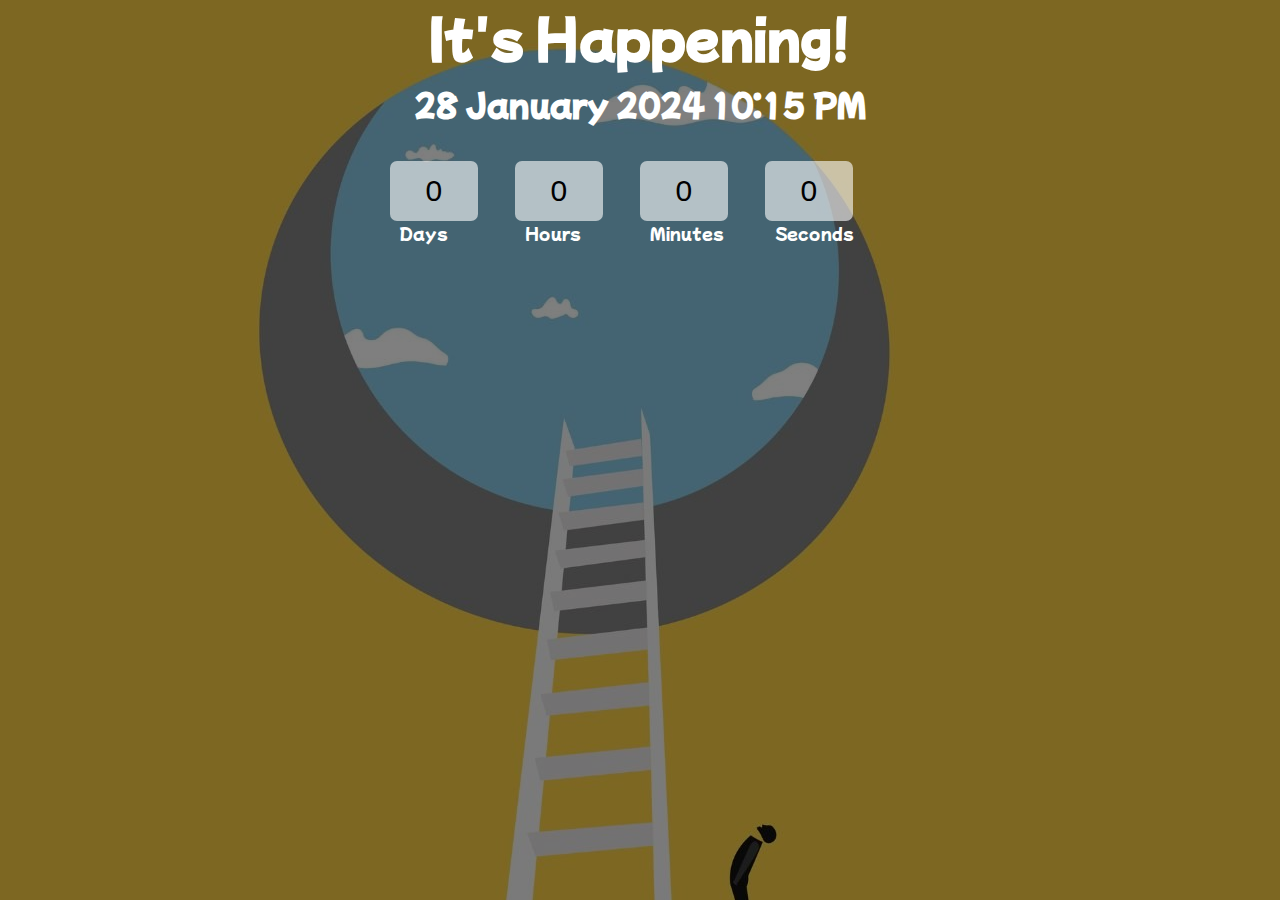
<file: CountDown/index.html>
<!DOCTYPE html>
<html lang="en">
<head>
    <meta charset="UTF-8">
    <meta name="viewport" content="width=device-width, initial-scale=1.0">
    <title>Document</title>
    <link rel="stylesheet" href="style.css">
    <link rel="preconnect" href="https://fonts.googleapis.com">
<link rel="preconnect" href="https://fonts.gstatic.com" crossorigin>
<link href="https://fonts.googleapis.com/css2?family=Mochiy+Pop+One&display=swap" rel="stylesheet">
</head>
<body>
    
    <div class="main"> 
    
        <!-- <img src="images\pexels-aaron-burden-2449543.jpg" alt=""> -->

        <div class="overlay">

            <h1 class="title"> It's Happening! </h1>
            <h3 class="title" id="end-date"> 25 January 01:15 AM</h3>

            <div class="col">


            <div>
                <input type="text" readonly value="0">
                <label for="">Days</label>
            </div>

            <div>
                <input type="text" readonly value="0">
                <label for="">Hours</label>
            </div>

            <div>
                <input type="text" readonly value="0">
                <label for="">Minutes</label>
            </div>

            <div>
                <input type="text" readonly value="0">
                <label for="">Seconds</label>
            </div>

            </div>

        </div>


    </div>


    

   <script src="script.js"></script> 
</body>
</html>
</file>
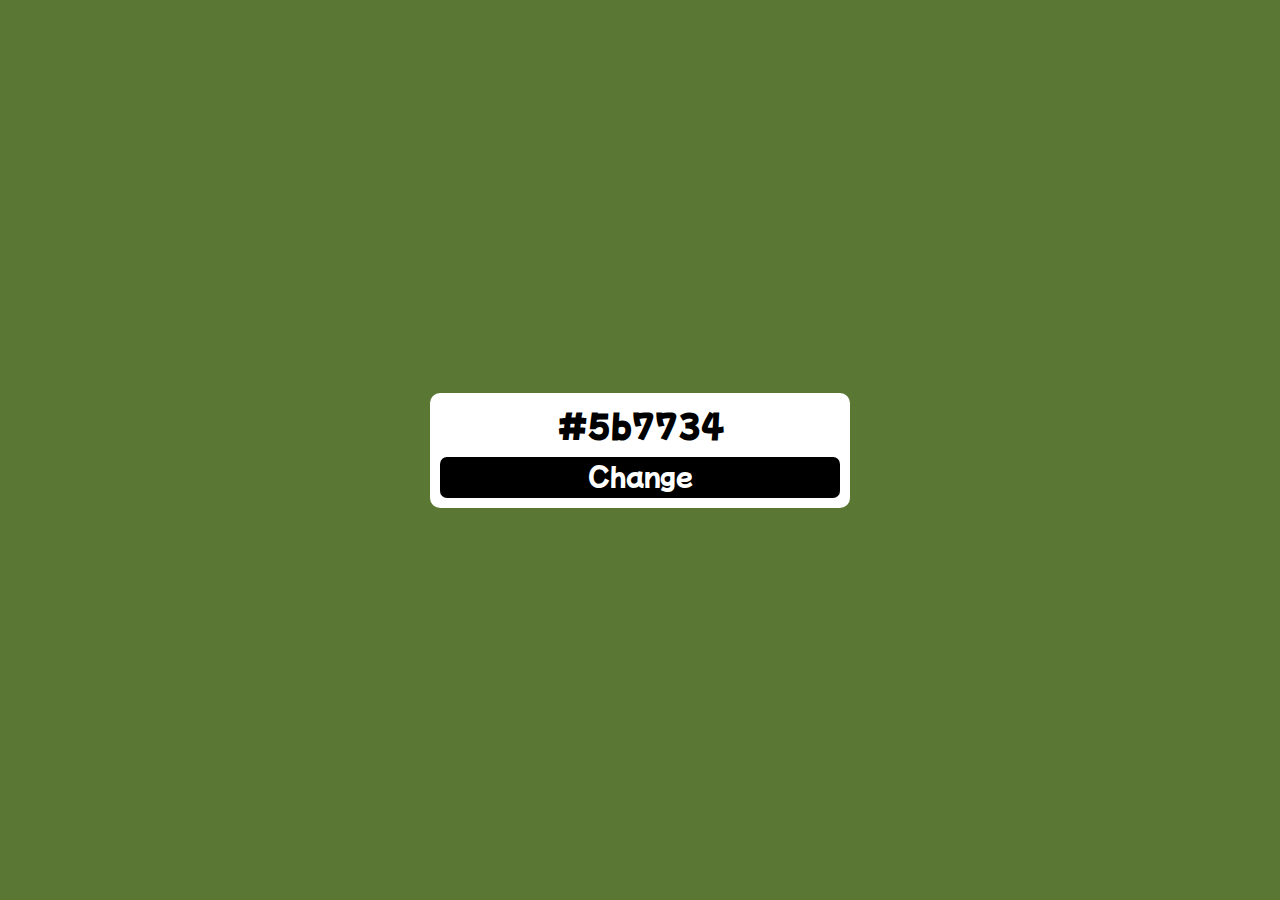
<file: Random Colour Generator/index.html>
<!DOCTYPE html>
<html lang="en">
<head>
    <meta charset="UTF-8">
    <meta name="viewport" content="width=device-width, initial-scale=1.0">
    <title>Random Colour Generator </title>
    <link rel="stylesheet" href="style.css">
    <link rel="preconnect" href="https://fonts.googleapis.com">
<link rel="preconnect" href="https://fonts.gstatic.com" crossorigin>
<link href="https://fonts.googleapis.com/css2?family=Mochiy+Pop+One&display=swap" rel="stylesheet">
</head>
<body>

    <div class="main">

        <div class="container">

            <h2 id="text">#fff</h2>
            <button id="btn"> Change </button>

        </div>

    </div>
   
    <script src="script.js"></script>
</body>
</html>
</file>
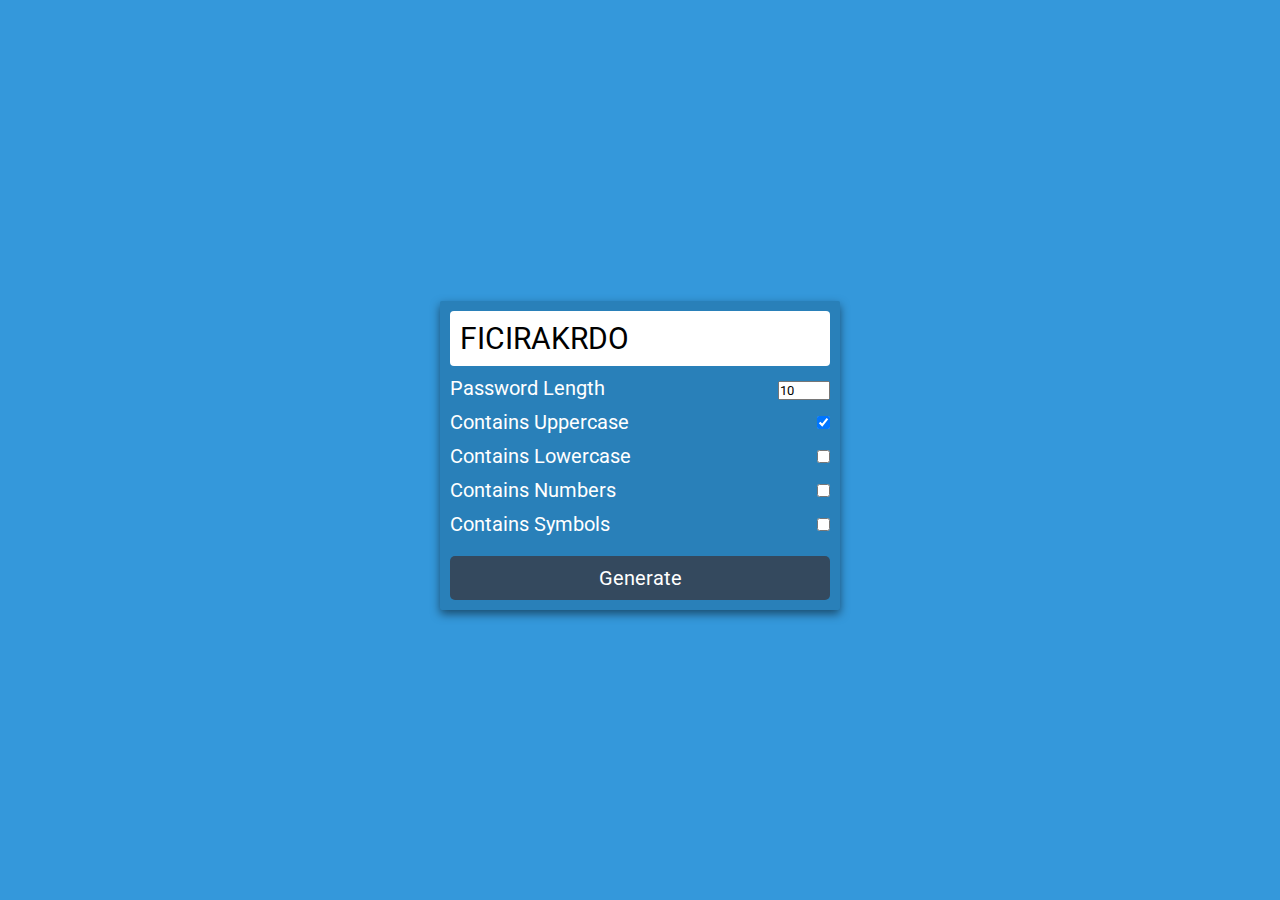
<file: Random Password Generator/index.html>
<!DOCTYPE html>
<html lang="en">

<head>
    <meta charset="UTF-8">
    <meta http-equiv="X-UA-Compatible" content="IE=edge">
    <meta name="viewport" content="width=device-width, initial-scale=1.0">
    <title>Document</title>
    <link rel="stylesheet" href="style.css" />
</head>

<body>
    <div class="main">
        <div class="box">
            <span id="pass-box">Testing</span>
            <div class="row">
                <div class="left">
                    Password Length
                </div>
                <div class="right">
                    <input type="number" name="" id="total-char" max="30" min="2" value="10" />
                </div>
            </div>
            <div class="row">
                <label for="upper-case">
                    <div class="left">
                       Contains Uppercase
                    </div>
                </label>
                <div class="right">
                    <input type="checkbox" name="" id="upper-case" checked/>
                </div>
            </div>
            <div class="row">
                <label for="lower-case">
                    <div class="left">
                      Contains Lowercase
                    </div>
                </label>
                <div class="right">
                    <input type="checkbox" name="" id="lower-case" />
                </div>
            </div>
            <div class="row">
                <label for="numbers">
                    <div class="left">
                    Contains Numbers
                    </div>
                </label>
                <div class="right">
                    <input type="checkbox" name="" id="numbers" />
                </div>
            </div>
            <div class="row">
                <label for="symbols">
                    <div class="left">
                    Contains Symbols
                    </div>
                </label>
                <div class="right">
                    <input type="checkbox" name="" id="symbols" />
                </div>
            </div>
            <div class="row">
                <button id="btn">
                    Generate
                </button>
            </div>
        </div>
    </div>
<script src="script.js"></script>
</body>

</html>
</file>
<file: CountDown/style.css>
*{
    margin: 0;
    padding: 0;
    box-sizing: border-box;
}

/* .main img{
    width: 100%;
    height: 100vh;
} */
.main{
    width: 100%;
    height: 100vh;

    background-size: cover;
    background: url('images/Hope_Blog.jpg') center center; 
}

.overlay{
    width: 100%;
    height: 100%;
    background: rgba(0, 0, 0, 0.5);
    color: white;
    font-family: 'Mochiy Pop One', sans-serif;
    flex-direction: column;
    display: flex;
    /* justify-content: center; */
    align-items: center;

}

h1{
    font-size: 50px;
    /* text-align: center;    */
}
h3{
    font-size: 30px;
    text-align: center;   
    padding-top: 10px;
}

.col{
    width: 500px;
    height: 100px;
    /* border: 1px solid red; */
    margin: 35px 0px;
    display: flex;
    /* font-size: 15px; */
}
input{
    display: block;
    background-color: rgba(255, 255, 255, 0.6);
    /* border: none; */
    /* border-inline: none; */
    border-radius: 7px;
    outline: none;
    border-color: transparent;
    height: 60px;
    width: 70%;
    font-size: 30px;
    text-align: center;
}

.col div{
    width: 250px;
    /* text-align: center; */
}

label{
    padding-left: 10px;
}
</file>
<file: Random Colour Generator/style.css>
*{
    padding: 0;
    margin: 0;
    font-family: 'Mochiy Pop One', sans-serif;

}

.main{
    width: 100%;
    height: 100vh;
    /* background-color: gray; */
    display: flex;
    justify-content: center;
    align-items: center;
}

.container{
    width: 25em;
    /* height: 15em; */
    background-color: white;
    border-radius: 10px;
    text-align: center;
    padding: 10px;
}

.container h2{
    font-size: 30px;
    padding-bottom: 10px;
    
}

button{
    font-size: 25px;
    padding-bottom: 5px;
    display: block;
    width: 100%;
    background-color: black;
    color: white;
    border: none;
    border-radius: 7px;
    
}

button:hover{
    /* background-color: white;
    color: black; */
    cursor:pointer;
}
</file>
<file: Random Password Generator/style.css>
@import url('https://fonts.googleapis.com/css2?family=Roboto:wght@300&display=swap');
* {
    padding: 0;
    margin: 0;
    box-sizing: border-box;
    font-family: 'Roboto', sans-serif;
}

input:focus-visible {
    outline: 0;
}

.main {
    background-color: #3498db;
    min-height: 100vh;
    display: flex;
    justify-content: center;
    align-items: center;
}

.box {
    min-width: 400px;
    padding: 10px;
    box-shadow: 0 4px 10px rgb(0 0 0 / 50%);
    background: #2980b9;
    border-radius: 2px;
    margin-top: 10px;
}

#pass-box {
    width: 100%;
    display: block;
    background-color: white;
    font-size: 30px;
    padding: 10px;
    border-radius: 4px;
}

.row {
    width: 100%;
    display: flex;
    margin-top: 10px;
    justify-content: space-between;
    color: white;
    font-size: 20px;
}

label {
    user-select: none;
}

#btn {
    width: 100%;
    font-size: 20px;
    outline: 0;
    border: 0;
    padding: 10px;
    background-color: #34495e;
    color: white;
    margin-top: 10px;
    border-radius: 5px;
}
</file>
